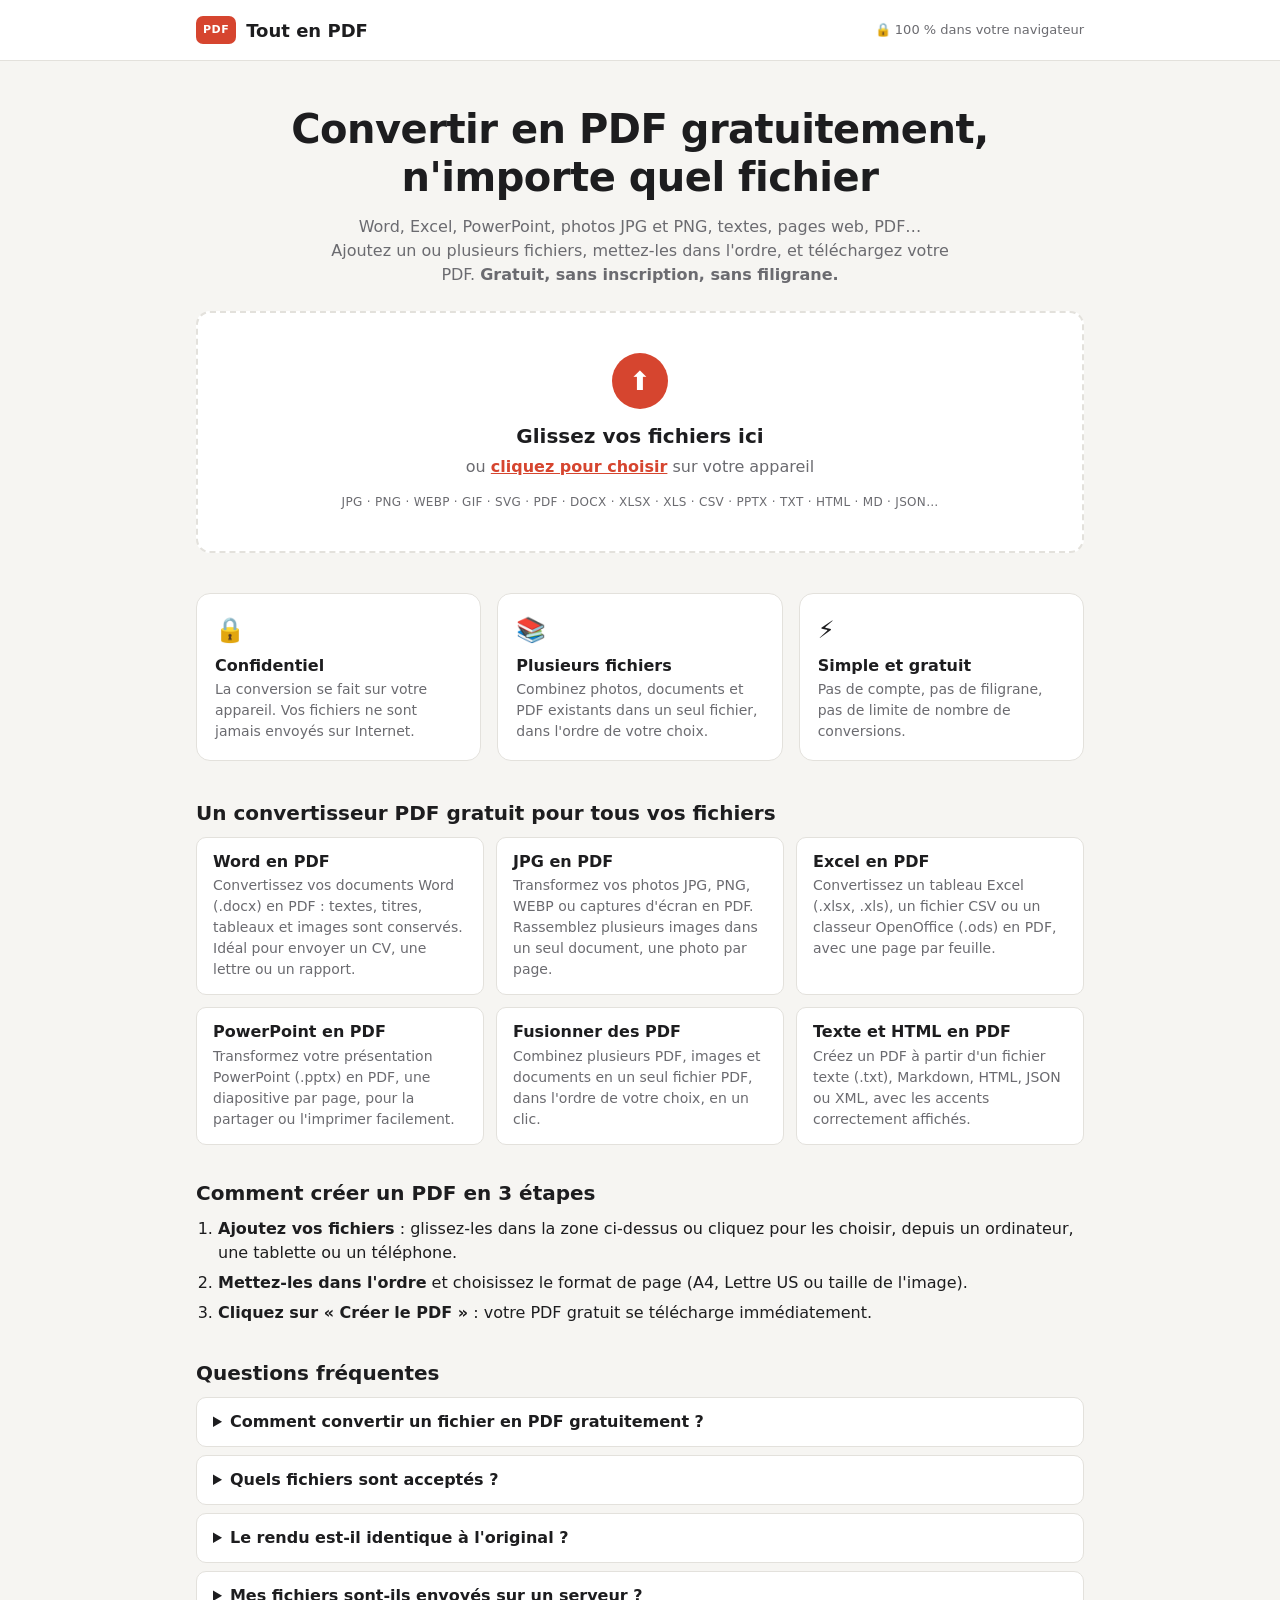
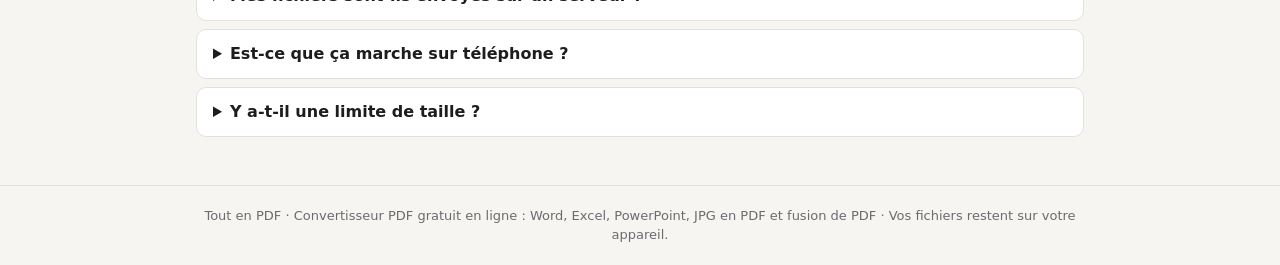
<file: index.html>
<!doctype html>
<html lang="fr">
<head>
  <meta charset="utf-8">
  <meta name="viewport" content="width=device-width, initial-scale=1">
  <title>Convertir en PDF gratuit en ligne : Word, JPG, Excel, PowerPoint | Tout en PDF</title>
  <meta name="description" content="Convertisseur PDF gratuit et sans inscription : transformez Word, Excel, PowerPoint, JPG, PNG, texte ou HTML en PDF, et fusionnez plusieurs fichiers en un seul PDF. Sans filigrane, vos fichiers restent sur votre appareil.">
  <meta name="keywords" content="convertir en pdf, pdf gratuit, convertisseur pdf, word en pdf, jpg en pdf, image en pdf, excel en pdf, powerpoint en pdf, fusionner pdf, photo en pdf, png en pdf, créer un pdf, pdf en ligne">
  <meta name="robots" content="index, follow, max-image-preview:large">
  <meta name="theme-color" content="#d6452f">
  <link rel="canonical" href="https://kalite-rimes.github.io/tout-en-pdf/">
  <meta property="og:type" content="website">
  <meta property="og:locale" content="fr_FR">
  <meta property="og:site_name" content="Tout en PDF">
  <meta property="og:title" content="Tout en PDF : convertir n'importe quel fichier en PDF gratuitement">
  <meta property="og:description" content="Word, Excel, PowerPoint, photos, textes… en PDF en quelques secondes. Gratuit, sans inscription, sans filigrane.">
  <meta property="og:url" content="https://kalite-rimes.github.io/tout-en-pdf/">
  <meta property="og:image" content="https://kalite-rimes.github.io/tout-en-pdf/og-image.png">
  <meta property="og:image:width" content="1200">
  <meta property="og:image:height" content="630">
  <meta name="twitter:card" content="summary_large_image">
  <meta name="twitter:title" content="Tout en PDF : convertir en PDF gratuitement">
  <meta name="twitter:description" content="Word, Excel, PowerPoint, JPG… en PDF. Gratuit, sans inscription, sans filigrane.">
  <meta name="twitter:image" content="https://kalite-rimes.github.io/tout-en-pdf/og-image.png">
  <script type="application/ld+json">
  {
    "@context": "https://schema.org",
    "@graph": [
      {
        "@type": "WebApplication",
        "name": "Tout en PDF",
        "url": "https://kalite-rimes.github.io/tout-en-pdf/",
        "description": "Convertisseur PDF gratuit en ligne : Word, Excel, PowerPoint, images, textes et HTML en PDF, fusion de plusieurs fichiers.",
        "applicationCategory": "UtilitiesApplication",
        "operatingSystem": "Tous (navigateur web)",
        "inLanguage": "fr",
        "isAccessibleForFree": true,
        "offers": { "@type": "Offer", "price": "0", "priceCurrency": "EUR" },
        "featureList": ["Word en PDF", "Excel en PDF", "PowerPoint en PDF", "JPG et PNG en PDF", "Fusionner des PDF", "Texte et HTML en PDF", "Sans inscription", "Sans filigrane"]
      },
      {
        "@type": "FAQPage",
        "mainEntity": [
          { "@type": "Question", "name": "Comment convertir un fichier en PDF gratuitement ?", "acceptedAnswer": { "@type": "Answer", "text": "Glissez votre fichier dans la zone prévue sur Tout en PDF, puis cliquez sur « Créer le PDF ». Le PDF se télécharge en quelques secondes, gratuitement et sans inscription." } },
          { "@type": "Question", "name": "Quels fichiers peut-on transformer en PDF ?", "acceptedAnswer": { "@type": "Answer", "text": "Les images (JPG, PNG, WEBP, GIF, BMP, SVG), les documents Word (.docx), Excel (.xlsx, .xls, .ods, .csv), PowerPoint (.pptx), les PDF existants et tous les fichiers texte (.txt, .md, .html, .json, .xml)." } },
          { "@type": "Question", "name": "Peut-on fusionner plusieurs fichiers en un seul PDF ?", "acceptedAnswer": { "@type": "Answer", "text": "Oui. Ajoutez plusieurs fichiers, mettez-les dans l'ordre voulu, choisissez « Un seul PDF » et cliquez sur « Créer le PDF »." } },
          { "@type": "Question", "name": "Mes fichiers sont-ils envoyés sur un serveur ?", "acceptedAnswer": { "@type": "Answer", "text": "Non. Toute la conversion se fait dans votre navigateur : vos fichiers ne quittent jamais votre appareil." } },
          { "@type": "Question", "name": "Le convertisseur est-il vraiment gratuit ?", "acceptedAnswer": { "@type": "Answer", "text": "Oui, entièrement gratuit, sans compte, sans filigrane et sans limite du nombre de conversions." } }
        ]
      }
    ]
  }
  </script>
  <link rel="stylesheet" href="style.css">
  <link rel="icon" href="data:image/svg+xml,%3Csvg xmlns='http://www.w3.org/2000/svg' viewBox='0 0 32 32'%3E%3Crect width='32' height='32' rx='7' fill='%23d6452f'/%3E%3Ctext x='16' y='21' font-family='Arial' font-weight='bold' font-size='11' fill='white' text-anchor='middle'%3EPDF%3C/text%3E%3C/svg%3E">
</head>
<body>
  <header class="top">
    <div class="wrap top-inner">
      <a class="logo" href="./"><span class="logo-mark">PDF</span> Tout en PDF</a>
      <span class="badge">🔒 100 % dans votre navigateur</span>
    </div>
  </header>

  <main class="wrap">
    <section class="hero">
      <h1>Convertir en PDF gratuitement, n'importe quel fichier</h1>
      <p>Word, Excel, PowerPoint, photos JPG et PNG, textes, pages web, PDF… Ajoutez un ou plusieurs fichiers, mettez-les dans l'ordre, et téléchargez votre PDF. <strong>Gratuit, sans inscription, sans filigrane.</strong></p>
    </section>

    <label id="dropzone" class="dropzone" tabindex="0">
      <input id="fileInput" type="file" multiple hidden>
      <div class="dz-icon" aria-hidden="true">⬆</div>
      <div class="dz-title">Glissez vos fichiers ici</div>
      <div class="dz-sub">ou <span class="link">cliquez pour choisir</span> sur votre appareil</div>
      <div class="dz-formats">JPG · PNG · WEBP · GIF · SVG · PDF · DOCX · XLSX · XLS · CSV · PPTX · TXT · HTML · MD · JSON…</div>
    </label>

    <section id="workspace" class="workspace" hidden>
      <div class="list-head">
        <h2>Vos fichiers <span id="count" class="muted"></span></h2>
        <button id="clearBtn" class="btn ghost small" type="button">Tout retirer</button>
      </div>
      <p class="muted hint">Faites glisser les fichiers pour changer l'ordre des pages.</p>
      <ul id="fileList" class="file-list"></ul>

      <div class="options">
        <div class="opt">
          <span class="opt-label">Résultat</span>
          <div class="seg" role="radiogroup">
            <label><input type="radio" name="mode" value="merge" checked><span>Un seul PDF</span></label>
            <label><input type="radio" name="mode" value="separate"><span>Un PDF par fichier</span></label>
          </div>
        </div>
        <div class="opt">
          <span class="opt-label">Format de page</span>
          <div class="seg" role="radiogroup">
            <label><input type="radio" name="size" value="A4" checked><span>A4</span></label>
            <label><input type="radio" name="size" value="Letter"><span>Lettre US</span></label>
            <label><input type="radio" name="size" value="fit"><span>Taille de l'image</span></label>
          </div>
        </div>
        <div class="opt">
          <label class="opt-label" for="fileName">Nom du fichier</label>
          <div class="name-field"><input id="fileName" type="text" value="mon-document" spellcheck="false"><span>.pdf</span></div>
        </div>
      </div>

      <div class="actions">
        <button id="convertBtn" class="btn primary" type="button">Créer le PDF</button>
        <div id="progress" class="progress" hidden><div class="bar"><div id="bar"></div></div><span id="progressText"></span></div>
      </div>
      <div id="result" class="result" hidden></div>
    </section>

    <section class="features">
      <div class="feat"><div class="feat-ic">🔒</div><h3>Confidentiel</h3><p>La conversion se fait sur votre appareil. Vos fichiers ne sont jamais envoyés sur Internet.</p></div>
      <div class="feat"><div class="feat-ic">📚</div><h3>Plusieurs fichiers</h3><p>Combinez photos, documents et PDF existants dans un seul fichier, dans l'ordre de votre choix.</p></div>
      <div class="feat"><div class="feat-ic">⚡</div><h3>Simple et gratuit</h3><p>Pas de compte, pas de filigrane, pas de limite de nombre de conversions.</p></div>
    </section>

    <section class="tools" aria-labelledby="tools-title">
      <h2 id="tools-title">Un convertisseur PDF gratuit pour tous vos fichiers</h2>
      <div class="tools-grid">
        <article><h3>Word en PDF</h3><p>Convertissez vos documents Word (.docx) en PDF : textes, titres, tableaux et images sont conservés. Idéal pour envoyer un CV, une lettre ou un rapport.</p></article>
        <article><h3>JPG en PDF</h3><p>Transformez vos photos JPG, PNG, WEBP ou captures d'écran en PDF. Rassemblez plusieurs images dans un seul document, une photo par page.</p></article>
        <article><h3>Excel en PDF</h3><p>Convertissez un tableau Excel (.xlsx, .xls), un fichier CSV ou un classeur OpenOffice (.ods) en PDF, avec une page par feuille.</p></article>
        <article><h3>PowerPoint en PDF</h3><p>Transformez votre présentation PowerPoint (.pptx) en PDF, une diapositive par page, pour la partager ou l'imprimer facilement.</p></article>
        <article><h3>Fusionner des PDF</h3><p>Combinez plusieurs PDF, images et documents en un seul fichier PDF, dans l'ordre de votre choix, en un clic.</p></article>
        <article><h3>Texte et HTML en PDF</h3><p>Créez un PDF à partir d'un fichier texte (.txt), Markdown, HTML, JSON ou XML, avec les accents correctement affichés.</p></article>
      </div>
    </section>

    <section class="howto" aria-labelledby="howto-title">
      <h2 id="howto-title">Comment créer un PDF en 3 étapes</h2>
      <ol>
        <li><strong>Ajoutez vos fichiers</strong> : glissez-les dans la zone ci-dessus ou cliquez pour les choisir, depuis un ordinateur, une tablette ou un téléphone.</li>
        <li><strong>Mettez-les dans l'ordre</strong> et choisissez le format de page (A4, Lettre US ou taille de l'image).</li>
        <li><strong>Cliquez sur « Créer le PDF »</strong> : votre PDF gratuit se télécharge immédiatement.</li>
      </ol>
    </section>

    <section class="faq">
      <h2>Questions fréquentes</h2>
      <details><summary>Comment convertir un fichier en PDF gratuitement ?</summary><p>Glissez votre fichier dans la zone prévue en haut de la page, puis cliquez sur « Créer le PDF ». Le PDF se télécharge en quelques secondes, gratuitement et sans inscription.</p></details>
      <details><summary>Quels fichiers sont acceptés ?</summary><p>Les images (JPG, PNG, WEBP, GIF, BMP, SVG), les PDF, Word (.docx), Excel (.xlsx, .xls, .ods, .csv), PowerPoint (.pptx), et tous les fichiers texte (.txt, .md, .html, .json, .xml, code…). Les anciens formats .doc et .ppt ne sont pas encore pris en charge : enregistrez-les d'abord en .docx ou .pptx.</p></details>
      <details><summary>Le rendu est-il identique à l'original ?</summary><p>Pour les images et les PDF, oui. Pour Word, Excel et PowerPoint, le contenu (texte, tableaux, images) est repris fidèlement, mais la mise en page peut différer légèrement de celle d'Office.</p></details>
      <details><summary>Mes fichiers sont-ils envoyés sur un serveur ?</summary><p>Non. Toute la conversion se fait dans votre navigateur : vos fichiers ne quittent jamais votre appareil. C'est plus rapide et totalement confidentiel.</p></details>
      <details><summary>Est-ce que ça marche sur téléphone ?</summary><p>Oui, Tout en PDF fonctionne sur ordinateur, Mac, iPhone, Android et tablette, directement dans le navigateur, sans application à installer.</p></details>
      <details><summary>Y a-t-il une limite de taille ?</summary><p>Il n'y a pas de limite fixe, mais au-delà d'environ 200 Mo au total, la conversion peut être lente selon la puissance de votre appareil.</p></details>
    </section>
  </main>

  <footer class="foot"><div class="wrap">Tout en PDF · Convertisseur PDF gratuit en ligne : Word, Excel, PowerPoint, JPG en PDF et fusion de PDF · Vos fichiers restent sur votre appareil.</div></footer>

  <div id="renderHost" aria-hidden="true"></div>

  <script src="vendor/pdf-lib.min.js"></script>
  <script src="vendor/html2canvas.min.js"></script>
  <script src="vendor/mammoth.browser.min.js"></script>
  <script src="vendor/xlsx.full.min.js"></script>
  <script src="vendor/jszip.min.js"></script>
  <script src="vendor/marked.min.js"></script>
  <script src="app.js"></script>
</body>
</html>
</file>
<file: style.css>
:root {
  --bg: #f6f5f2; --surface: #ffffff; --text: #1d1d1f; --muted: #6b6b70;
  --border: #e3e1dc; --accent: #d6452f; --accent-hover: #bb3a26; --accent-soft: #fbe9e5;
  --ok: #1f8a4c; --err: #c0392b; --radius: 14px;
}
@media (prefers-color-scheme: dark) {
  :root { --bg: #151517; --surface: #1f1f22; --text: #f2f2f3; --muted: #a0a0a8;
    --border: #34343a; --accent: #ef5a42; --accent-hover: #ff6f58; --accent-soft: #3a211d; --ok: #3fbf74; --err: #ff6b5c; }
}
* { box-sizing: border-box; }
html, body { margin: 0; }
body { background: var(--bg); color: var(--text); font: 16px/1.5 system-ui, -apple-system, "Segoe UI", Roboto, sans-serif; }
.wrap { max-width: 920px; margin: 0 auto; padding: 0 16px; }
.muted { color: var(--muted); }
h1, h2, h3 { line-height: 1.2; margin: 0; }

.top { background: var(--surface); border-bottom: 1px solid var(--border); }
.top-inner { display: flex; align-items: center; justify-content: space-between; gap: 12px; height: 60px; }
.logo { display: flex; align-items: center; gap: 10px; font-weight: 700; font-size: 18px; color: var(--text); text-decoration: none; }
.logo-mark { background: var(--accent); color: #fff; font-size: 11px; font-weight: 800; padding: 6px 7px; border-radius: 7px; letter-spacing: .5px; }
.badge { font-size: 13px; color: var(--muted); white-space: nowrap; }

.hero { text-align: center; padding: 44px 0 24px; }
.hero h1 { font-size: clamp(26px, 5vw, 40px); letter-spacing: -.5px; }
.hero p { color: var(--muted); max-width: 620px; margin: 14px auto 0; }

.dropzone { display: block; background: var(--surface); border: 2px dashed var(--border); border-radius: var(--radius);
  padding: 40px 16px; text-align: center; cursor: pointer; transition: border-color .15s, background .15s; }
.dropzone:hover, .dropzone:focus-visible, .dropzone.over { border-color: var(--accent); background: var(--accent-soft); outline: none; }
.dz-icon { width: 56px; height: 56px; margin: 0 auto 12px; border-radius: 50%; background: var(--accent); color: #fff;
  display: grid; place-items: center; font-size: 26px; }
.dz-title { font-size: 20px; font-weight: 650; }
.dz-sub { color: var(--muted); margin-top: 4px; }
.link { color: var(--accent); font-weight: 600; text-decoration: underline; }
.dz-formats { margin-top: 14px; font-size: 12px; color: var(--muted); letter-spacing: .3px; }
.workspace.compact-drop + * {}

.workspace { margin-top: 24px; background: var(--surface); border: 1px solid var(--border); border-radius: var(--radius); padding: 20px; }
.list-head { display: flex; justify-content: space-between; align-items: center; gap: 12px; }
.list-head h2 { font-size: 18px; }
.hint { font-size: 13px; margin: 4px 0 12px; }
.file-list { list-style: none; margin: 0; padding: 0; display: flex; flex-direction: column; gap: 8px; }
.file { display: flex; align-items: center; gap: 12px; padding: 10px 12px; border: 1px solid var(--border); border-radius: 10px;
  background: var(--bg); cursor: grab; }
.file.dragging { opacity: .4; }
.file.drop-before { box-shadow: 0 -3px 0 var(--accent); }
.file.drop-after { box-shadow: 0 3px 0 var(--accent); }
.thumb { width: 44px; height: 44px; border-radius: 8px; flex: none; display: grid; place-items: center; overflow: hidden;
  font-size: 10px; font-weight: 800; color: #fff; letter-spacing: .3px; }
.thumb img { width: 100%; height: 100%; object-fit: cover; }
.f-info { flex: 1; min-width: 0; }
.f-name { font-weight: 600; white-space: nowrap; overflow: hidden; text-overflow: ellipsis; }
.f-meta { font-size: 13px; color: var(--muted); }
.f-meta.err { color: var(--err); }
.f-meta.ok { color: var(--ok); }
.f-btns { display: flex; gap: 4px; flex: none; }
.icon-btn { width: 32px; height: 32px; border: 1px solid var(--border); background: var(--surface); color: var(--text);
  border-radius: 8px; cursor: pointer; font-size: 14px; }
.icon-btn:hover { border-color: var(--accent); color: var(--accent); }
.icon-btn:disabled { opacity: .35; cursor: default; }

.options { display: grid; grid-template-columns: repeat(auto-fit, minmax(240px, 1fr)); gap: 16px; margin-top: 20px;
  padding-top: 20px; border-top: 1px solid var(--border); }
.opt-label { display: block; font-size: 13px; font-weight: 600; color: var(--muted); margin-bottom: 6px; }
.seg { display: flex; flex-wrap: wrap; gap: 6px; }
.seg label { cursor: pointer; }
.seg input { position: absolute; opacity: 0; pointer-events: none; }
.seg span { display: inline-block; padding: 7px 12px; border: 1px solid var(--border); border-radius: 999px; font-size: 14px; }
.seg input:checked + span { background: var(--accent); border-color: var(--accent); color: #fff; }
.seg input:focus-visible + span { outline: 2px solid var(--accent); outline-offset: 2px; }
.name-field { display: flex; align-items: center; border: 1px solid var(--border); border-radius: 8px; overflow: hidden; background: var(--bg); }
.name-field input { flex: 1; min-width: 0; border: 0; background: transparent; color: var(--text); padding: 8px 10px; font: inherit; }
.name-field input:focus { outline: none; }
.name-field span { padding: 0 10px; color: var(--muted); }

.actions { margin-top: 20px; display: flex; flex-wrap: wrap; align-items: center; gap: 16px; }
.btn { border: 0; border-radius: 10px; font: inherit; font-weight: 650; cursor: pointer; }
.btn.primary { background: var(--accent); color: #fff; padding: 13px 26px; font-size: 17px; }
.btn.primary:hover { background: var(--accent-hover); }
.btn.primary:disabled { opacity: .55; cursor: progress; }
.btn.ghost { background: transparent; color: var(--muted); border: 1px solid var(--border); }
.btn.small { padding: 6px 12px; font-size: 13px; }
.progress { flex: 1; min-width: 200px; display: flex; align-items: center; gap: 10px; font-size: 14px; color: var(--muted); }
.bar { flex: 1; height: 8px; background: var(--border); border-radius: 99px; overflow: hidden; }
#bar { height: 100%; width: 0; background: var(--accent); transition: width .2s; }

.result { margin-top: 16px; padding: 16px; border-radius: 10px; background: var(--accent-soft); }
.result.ok { background: color-mix(in srgb, var(--ok) 12%, transparent); }
.result a.btn { display: inline-block; text-decoration: none; background: var(--ok); color: #fff; padding: 11px 20px; margin-top: 8px; }
.result ul { margin: 8px 0 0; padding-left: 20px; }

.features { display: grid; grid-template-columns: repeat(auto-fit, minmax(220px, 1fr)); gap: 16px; margin: 40px 0; }
.feat { background: var(--surface); border: 1px solid var(--border); border-radius: var(--radius); padding: 18px; }
.feat-ic { font-size: 24px; }
.feat h3 { font-size: 16px; margin: 8px 0 4px; }
.feat p { margin: 0; font-size: 14px; color: var(--muted); }

.faq { margin-bottom: 48px; }
.faq h2 { font-size: 20px; margin-bottom: 12px; }
.faq details { background: var(--surface); border: 1px solid var(--border); border-radius: 10px; padding: 12px 16px; margin-bottom: 8px; }
.faq summary { font-weight: 600; cursor: pointer; }
.faq p { margin: 8px 0 0; color: var(--muted); font-size: 15px; }
.foot { border-top: 1px solid var(--border); padding: 20px 0; font-size: 13px; color: var(--muted); text-align: center; }

#renderHost { position: fixed; left: -100000px; top: 0; }

@media (max-width: 560px) {
  .badge { display: none; }
  .workspace { padding: 14px; }
  .btn.primary { width: 100%; }
}

.tools h2, .howto h2 { font-size: 20px; margin-bottom: 12px; }
.tools-grid { display: grid; grid-template-columns: repeat(auto-fit, minmax(250px, 1fr)); gap: 12px; }
.tools article { background: var(--surface); border: 1px solid var(--border); border-radius: 10px; padding: 14px 16px; }
.tools h3 { font-size: 16px; margin-bottom: 4px; }
.tools p { margin: 0; font-size: 14px; color: var(--muted); }
.howto { margin: 36px 0; }
.howto ol { margin: 0; padding-left: 22px; }
.howto li { margin-bottom: 6px; }
</file>
